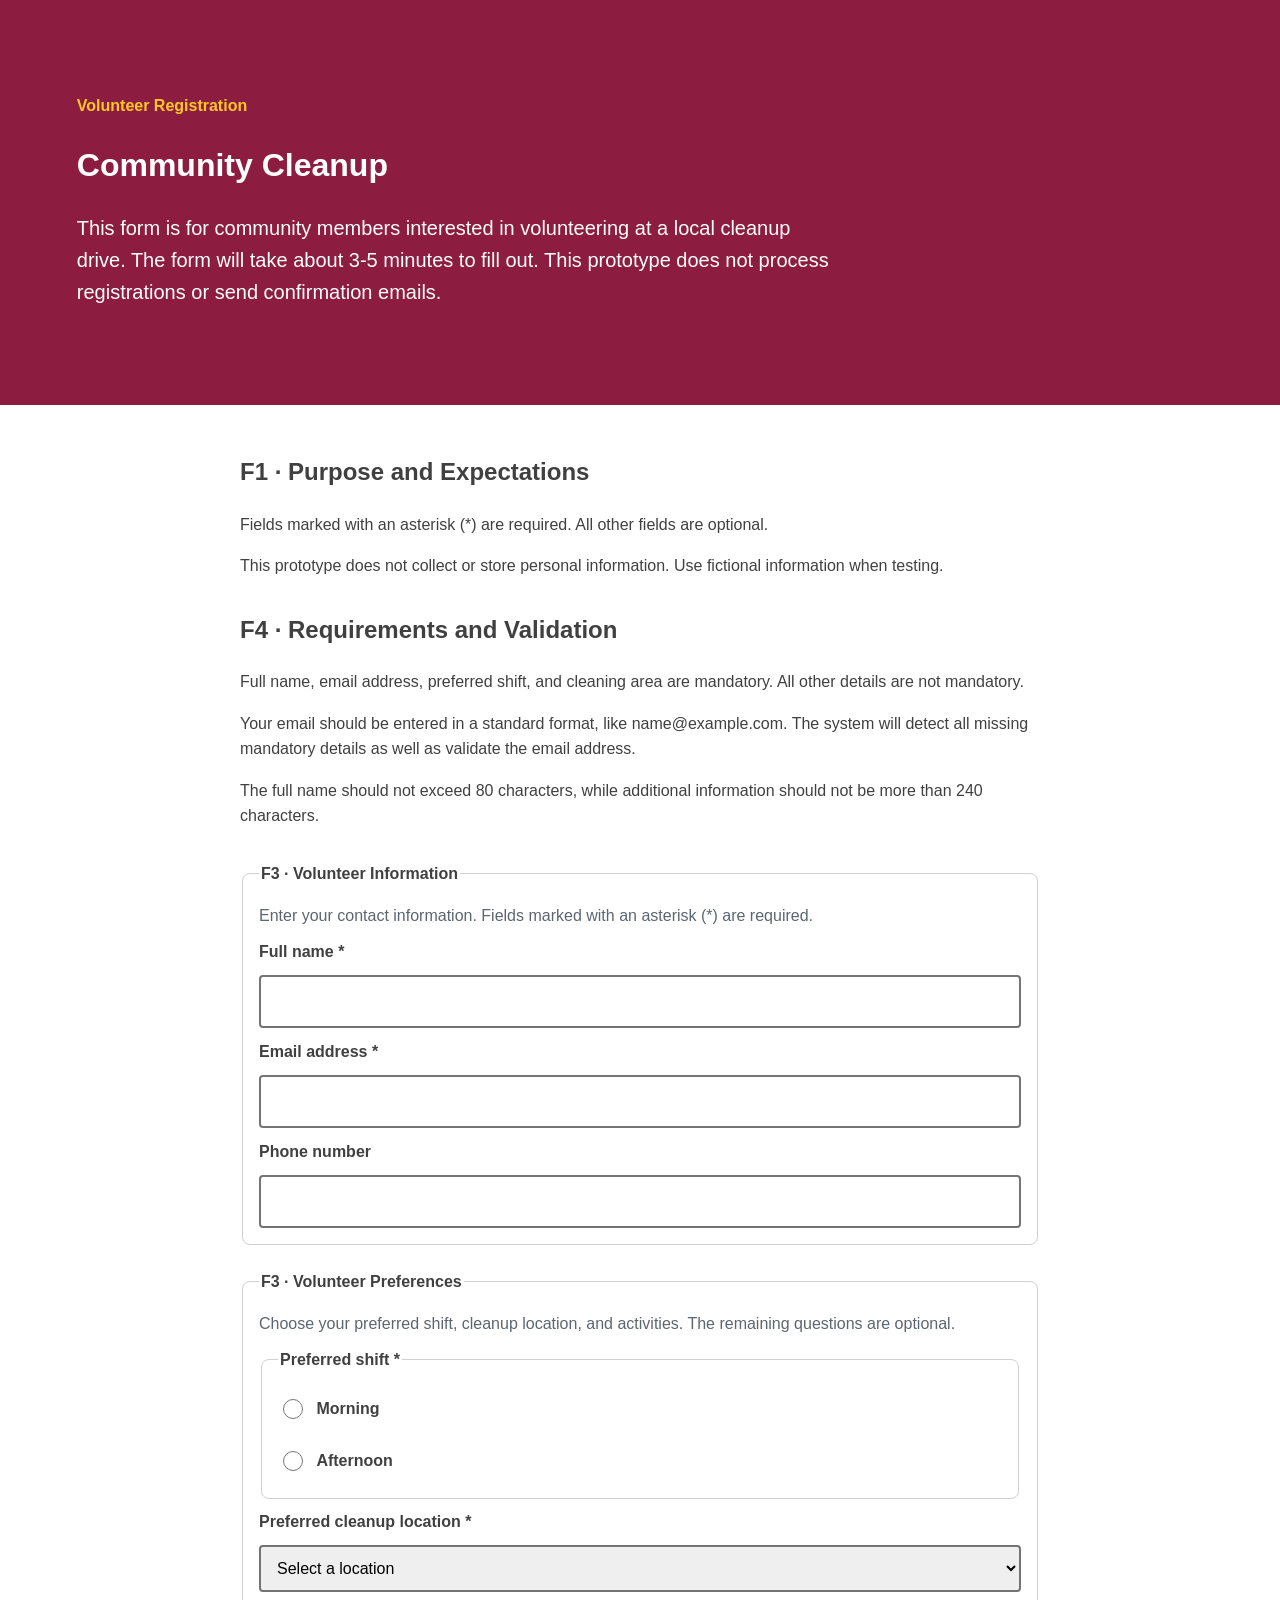
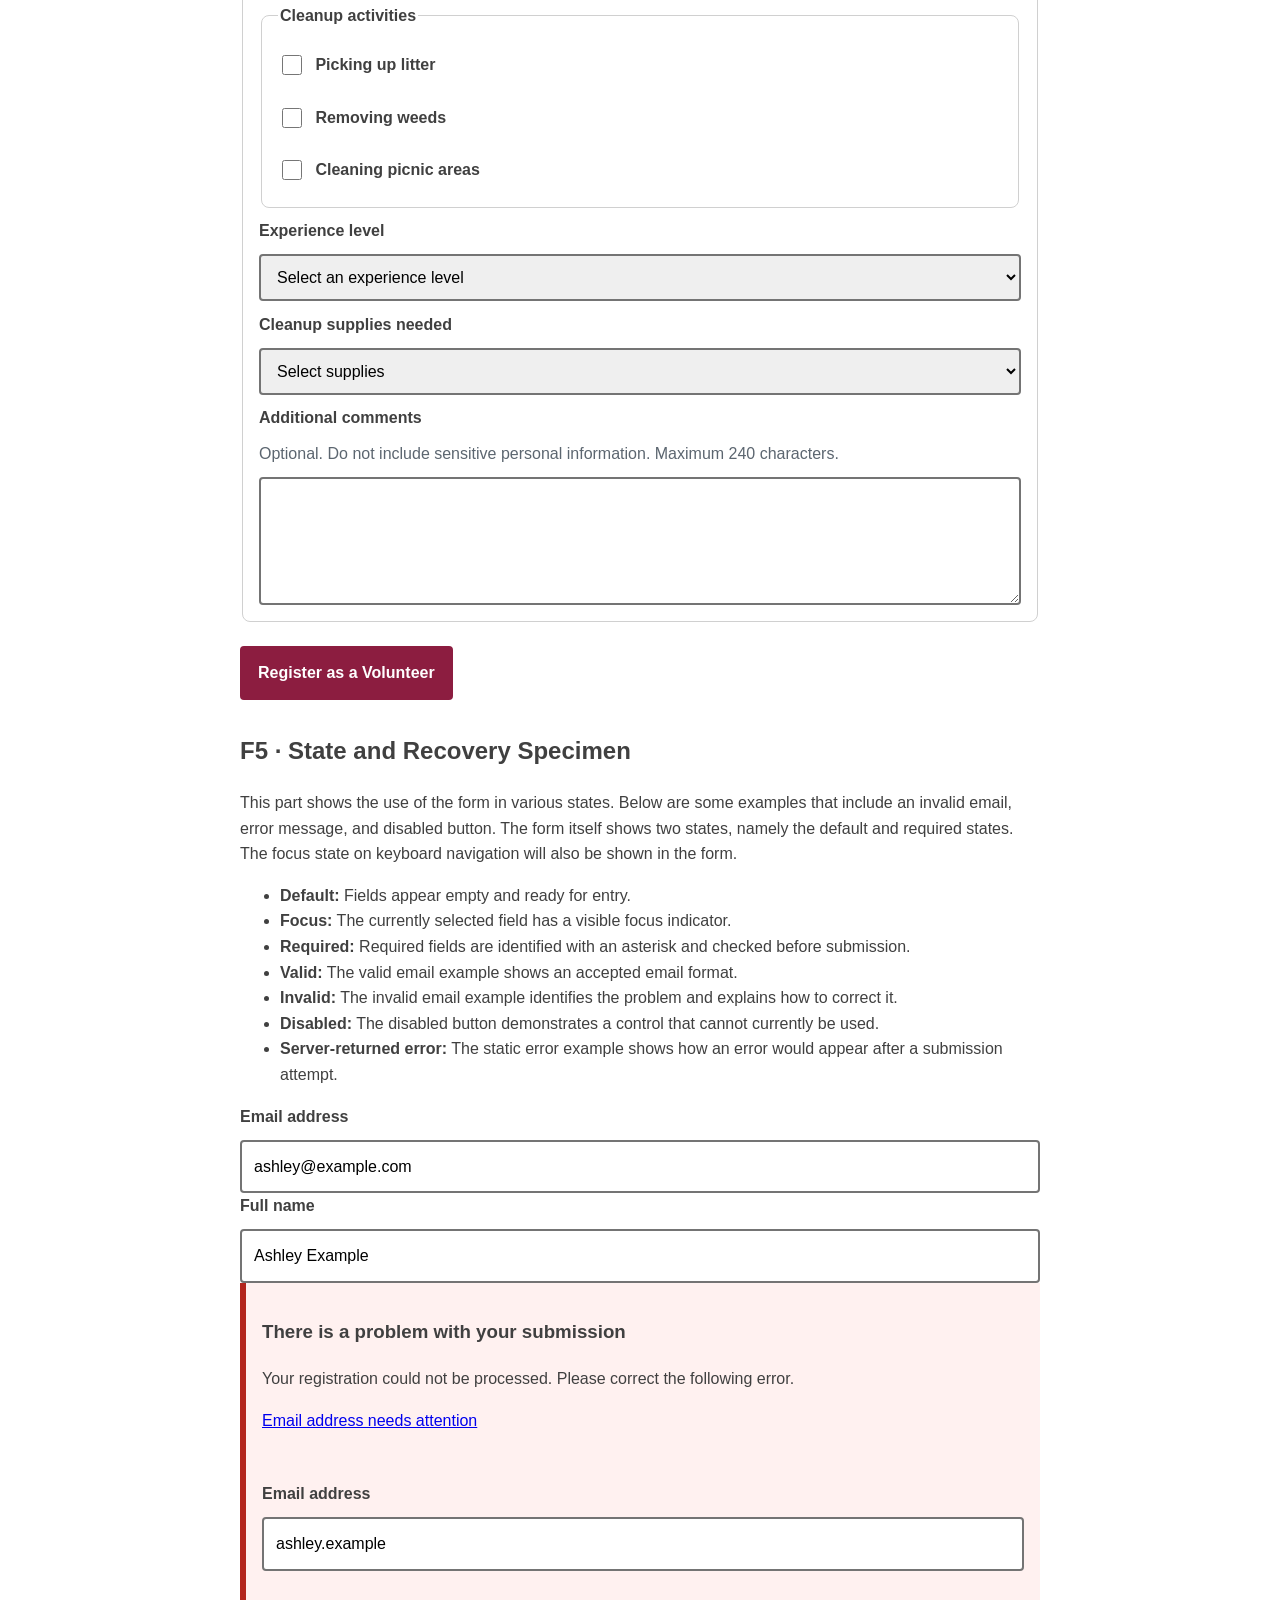
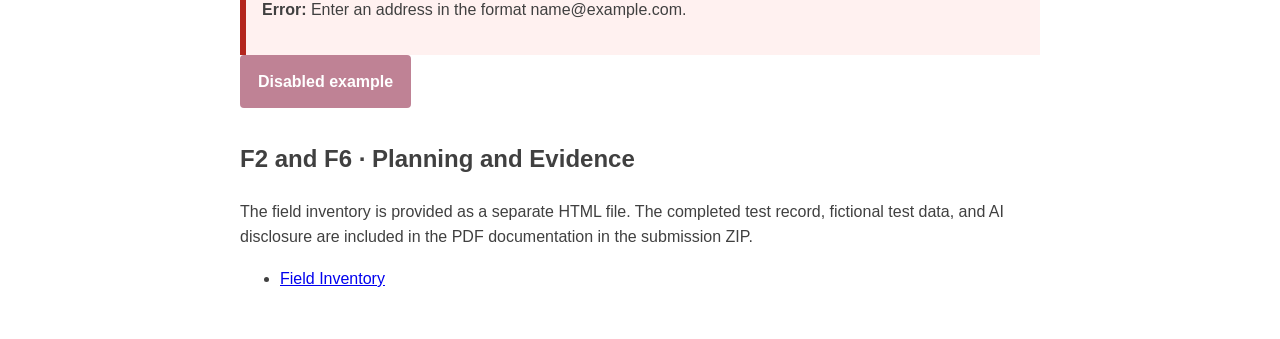
<file: index.html>
<!doctype html>
<html lang="en">
    <head>
        <meta charset="utf-8">
        <meta name="viewport" content="width=device-width,initial-scale=1">
        <title>Community Cleanup Volunteer Registration</title><link rel="stylesheet" href="styles.css">
    </head>
    <body>
        <header class="page-header">
            <p class="eyebrow">Volunteer Registration</p>
            <h1>Community Cleanup</h1>
            <p class="lede">This form is for community members interested in volunteering at a local cleanup drive. The form will take about 3-5 minutes to fill out. This prototype does not process registrations or send confirmation emails.</p>
        </header>
        <main>
            <section id="expectations">
                <h2>F1 · Purpose and Expectations</h2>
                <p>Fields marked with an asterisk (*) are required. All other fields are optional.</p>
                <p>This prototype does not collect or store personal information. Use fictional information when testing.</p>
            </section>

            <section id="requirements">
                <h2>F4 · Requirements and Validation</h2>
                <p>Full name, email address, preferred shift, and cleaning area are mandatory. All other details are not mandatory.</p>
                <p>Your email should be entered in a standard format, like name@example.com. The system will detect all missing mandatory details as well as validate the email address.</p>
                <p>The full name should not exceed 80 characters, while additional information should not be more than 240 characters.</p>
            </section>

            <form action="#" method="get">
                <fieldset>
                    <legend>F3 · Volunteer Information</legend>
                    <p class="help">Enter your contact information. Fields marked with an asterisk (*) are required.</p>

                    <div class="field">
                        <label for="name">Full name *</label>
                        <input id="name" name="name" type="text" autocomplete="name" maxlength="80" required>
                    </div>

                    <div class="field">
                        <label for="email">Email address *</label>
                        <input id="email" name="email" type="email" autocomplete="email" required>
                    </div>

                    <div class="field">
                        <label for="phone">Phone number</label>
                        <input id="phone" name="phone" type="tel" autocomplete="tel">
                    </div>
                </fieldset>

                <fieldset>
                    <legend>F3 · Volunteer Preferences</legend>
                    <p class="help">Choose your preferred shift, cleanup location, and activities. The remaining questions are optional.</p>

                    <fieldset>
                        <legend>Preferred shift *</legend>
                        <label class="choice">
                            <input type="radio" name="shift" value="morning" required> Morning
                        </label>
                        <label class="choice">
                            <input type="radio" name="shift" value="afternoon"> Afternoon
                        </label>
                    </fieldset>

                    <div class="field">
                        <label for="location">Preferred cleanup location *</label>
                        <select id="location" name="location" required>
                            <option value="">Select a location</option>
                            <option value="sidewalks">Public sidewalks</option>
                            <option value="parks">Parks</option>
                            <option value="trails">Walking/hiking trails</option>
                            <option value="picnic-areas">Picnic areas</option>
                        </select>
                    </div>

                    <fieldset>
                        <legend>Cleanup activities</legend>
                        <label class="choice">
                            <input type="checkbox" name="cleanup_tasks" value="litter"> Picking up litter
                        </label>
                        <label class="choice">
                            <input type="checkbox" name="cleanup_tasks" value="weeds"> Removing weeds
                        </label>
                        <label class="choice">
                            <input type="checkbox" name="cleanup_tasks" value="picnic"> Cleaning picnic areas
                        </label>
                    </fieldset>

                    <div class="field">
                        <label for="experience">Experience level</label>
                        <select id="experience" name="experience">
                            <option value="">Select an experience level</option>
                            <option value="new">New volunteer</option>
                            <option value="some">Some experience</option>
                            <option value="experienced">Experienced</option>
                        </select>
                    </div>

                    <div class="field">
                        <label for="supplies">Cleanup supplies needed</label>
                        <select id="supplies" name="supplies">
                            <option value="">Select supplies</option>
                            <option value="none">No supplies needed</option>
                            <option value="gloves">Gloves</option>
                            <option value="bags">Trash bags</option>
                            <option value="both">Gloves and trash bags</option>
                            <option value="other">Other supplies</option>
                        </select>
                    </div>

                    <div class="field">
                        <label for="comments">Additional comments</label>
                        <p class="help" id="comments-help">Optional. Do not include sensitive personal information. Maximum 240 characters.</p>
                        <textarea id="comments" name="comments" maxlength="240" aria-describedby="comments-help"></textarea>
                    </div>
                </fieldset>

                <button type="submit">Register as a Volunteer</button>
            </form>
                <section id="states">
                    <h2>F5 · State and Recovery Specimen</h2>
                    <p>This part shows the use of the form in various states. Below are some examples that include an invalid email, error message, and disabled button. The form itself shows two states, namely the default and required states. The focus state on keyboard navigation will also be shown in the form.</p>
                     <ul>
                        <li><strong>Default:</strong> Fields appear empty and ready for entry.</li>
                        <li><strong>Focus:</strong> The currently selected field has a visible focus indicator.</li>
                        <li><strong>Required:</strong> Required fields are identified with an asterisk and checked before submission.</li>
                        <li><strong>Valid:</strong> The valid email example shows an accepted email format.</li>
                        <li><strong>Invalid:</strong> The invalid email example identifies the problem and explains how to correct it.</li>
                        <li><strong>Disabled:</strong> The disabled button demonstrates a control that cannot currently be used.</li>
                        <li><strong>Server-returned error:</strong> The static error example shows how an error would appear after a submission attempt.</li>
                    </ul>
                    <div class="field field-valid">
                        <label for="valid-example">Email address</label>
                        <input id="valid-example" type="email" value="ashley@example.com">
                    </div>
                    <div class="field">
                        <label for="preserved-name">Full name</label>
                        <input id="preserved-name" type="text" value="Ashley Example">
                    </div>
                    <div class="error-summary">
                        <h3>There is a problem with your submission</h3>
                        <p>Your registration could not be processed. Please correct the following error.</p>
                        <p><a href="#error-example">Email address needs attention</a></p>
                    </div>
                    <div class="field field-error">
                        <label for="error-example">Email address</label>
                        <input id="error-example" type="email" value="ashley.example" aria-invalid="true" aria-describedby="error-message">
                        <p id="error-message"><strong>Error:</strong> Enter an address in the format name@example.com.</p>
                    </div>
                    <button type="button" disabled>Disabled example</button>
                </section>
                <section id="documentation">
                    <h2>F2 and F6 · Planning and Evidence</h2>
                    <p>The field inventory is provided as a separate HTML file. The completed test record, fictional test data, and AI disclosure are included in the PDF documentation in the submission ZIP.</p>
                    <ul>
                        <li><a href="field-inventory-template.html">Field Inventory</a></li>
                    </ul>
                </section>
            </main>
        </body>
        </html>
</file>
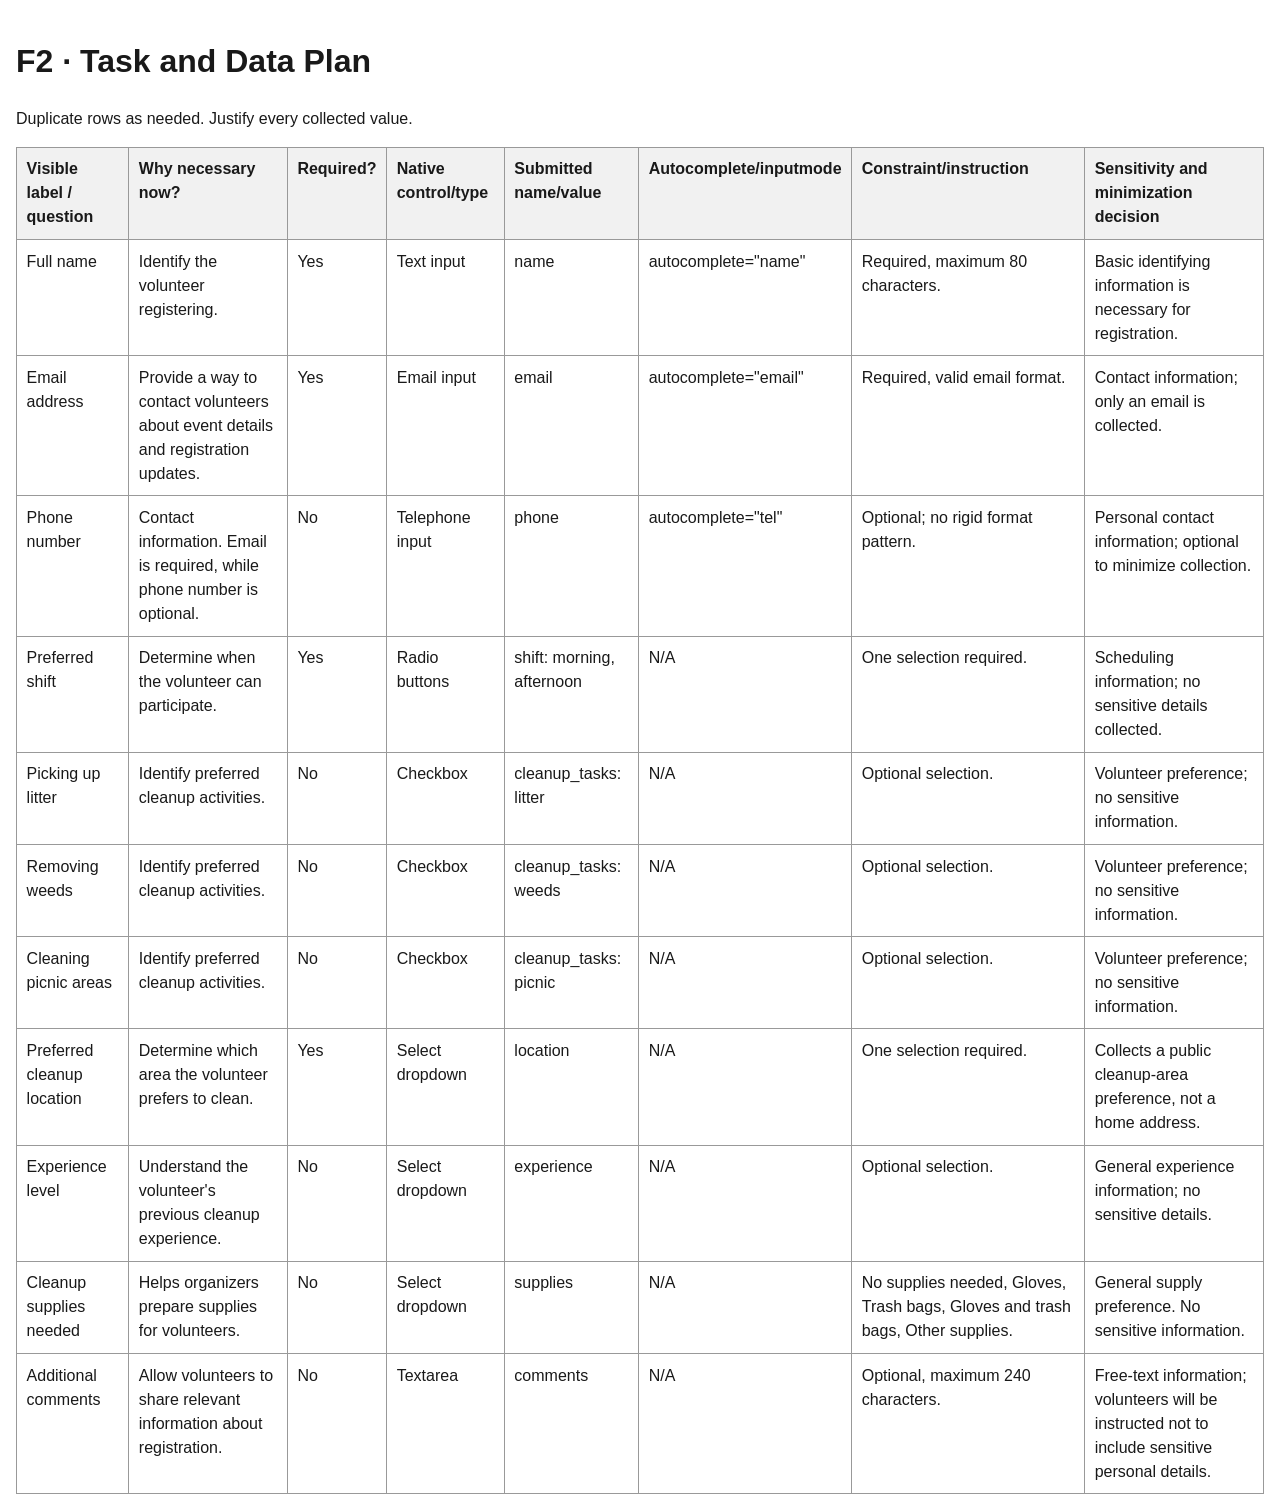
<file: field-inventory-template.html>
<!doctype html>
<html lang="en">
    <head>
        <meta charset="utf-8">
        <meta name="viewport" content="width=device-width,initial-scale=1">
        <title>Field Inventory</title>
        <style>
        body{
            font-family:Arial,sans-serif;
            line-height:1.5;
            max-width:80rem;
            margin:auto;
            padding:1rem;
            color:#191919;
        }
        table{
            width:100%;
            border-collapse:collapse;
        }
        th,td{
            padding:.6rem;
            border:1px solid #999;
            text-align:left;
            vertical-align:top;
        }
        th{
            background:#f1f1f1;
        }
        </style>
        </head>
        <body>
            <h1>F2 · Task and Data Plan</h1>
            <p>Duplicate rows as needed. Justify every collected value.</p>
            <table>
                <thead>
                    <tr>
                        <th>Visible label / question</th>
                        <th>Why necessary now?</th>
                        <th>Required?</th>
                        <th>Native control/type</th>
                        <th>Submitted name/value</th>
                        <th>Autocomplete/inputmode</th>
                        <th>Constraint/instruction</th>
                        <th>Sensitivity and minimization decision</th>
                    </tr>
                </thead>
                <tbody>
                    <tr>
                        <td>Full name</td>
                        <td>Identify the volunteer registering.</td>
                        <td>Yes</td>
                        <td>Text input</td>
                        <td>name</td>
                        <td>autocomplete="name"</td>
                        <td>Required, maximum 80 characters.</td>
                        <td>Basic identifying information is necessary for registration.</td>
                    </tr>
                    <tr>
                        <td>Email address</td>
                        <td>Provide a way to contact volunteers about event details and registration updates.</td>
                        <td>Yes</td>
                        <td>Email input</td>
                        <td>email</td>
                        <td>autocomplete="email"</td>
                        <td>Required, valid email format.</td>
                        <td>Contact information; only an email is collected.</td>
                    </tr>
                    <tr>
                        <td>Phone number</td>
                        <td>Contact information. Email is required, while phone number is optional.</td>
                        <td>No</td>
                        <td>Telephone input</td>
                        <td>phone</td>
                        <td>autocomplete="tel"</td>
                        <td>Optional; no rigid format pattern.</td>
                        <td>Personal contact information; optional to minimize collection.</td>
                    </tr>
                    <tr>
                        <td>Preferred shift</td>
                        <td>Determine when the volunteer can participate.</td>
                        <td>Yes</td>
                        <td>Radio buttons</td>
                        <td>shift: morning, afternoon</td>
                        <td>N/A</td>
                        <td>One selection required.</td>
                        <td>Scheduling information; no sensitive details collected.</td>
                    </tr>
                    <tr>
                        <td>Picking up litter</td>
                        <td>Identify preferred cleanup activities.</td>
                        <td>No</td>
                        <td>Checkbox</td>
                        <td>cleanup_tasks: litter</td>
                        <td>N/A</td>
                        <td>Optional selection.</td>
                        <td>Volunteer preference; no sensitive information.</td>
                    </tr>
                    <tr>
                        <td>Removing weeds</td>
                        <td>Identify preferred cleanup activities.</td>
                        <td>No</td>
                        <td>Checkbox</td>
                        <td>cleanup_tasks: weeds</td>
                        <td>N/A</td>
                        <td>Optional selection.</td>
                        <td>Volunteer preference; no sensitive information.</td>
                    </tr>
                    <tr>
                        <td>Cleaning picnic areas</td>
                        <td>Identify preferred cleanup activities.</td>
                        <td>No</td>
                        <td>Checkbox</td>
                        <td>cleanup_tasks: picnic</td>
                        <td>N/A</td>
                        <td>Optional selection.</td>
                        <td>Volunteer preference; no sensitive information.</td>
                    </tr>
                    <tr>
                        <td>Preferred cleanup location</td>
                        <td>Determine which area the volunteer prefers to clean.</td>
                        <td>Yes</td>
                        <td>Select dropdown</td>
                        <td>location</td>
                        <td>N/A</td>
                        <td>One selection required.</td>
                        <td>Collects a public cleanup-area preference, not a home address.</td>
                    </tr>
                    <tr>
                        <td>Experience level</td>
                        <td>Understand the volunteer's previous cleanup experience.</td>
                        <td>No</td>
                        <td>Select dropdown</td>
                        <td>experience</td>
                        <td>N/A</td>
                        <td>Optional selection.</td>
                        <td>General experience information; no sensitive details.</td>
                    </tr>
                    <tr>
                        <td>Cleanup supplies needed</td>
                        <td>Helps organizers prepare supplies for volunteers.</td>
                        <td>No</td>
                        <td>Select dropdown</td>
                        <td>supplies</td>
                        <td>N/A</td>
                        <td>No supplies needed, Gloves, Trash bags, Gloves and trash bags, Other supplies.</td>
                        <td>General supply preference. No sensitive information.</td>
                    </tr>
                    <tr>
                        <td>Additional comments</td>
                        <td>Allow volunteers to share relevant information about registration.</td>
                        <td>No</td>
                        <td>Textarea</td>
                        <td>comments</td>
                        <td>N/A</td>
                        <td>Optional, maximum 240 characters.</td>
                        <td>Free-text information; volunteers will be instructed not to include sensitive personal details.</td>
                    </tr>
                </tbody>
            </table>
        </body>
        </html>
</file>
<file: styles.css>
:root{
    --color-text:#404040;
    --color-surface:#fff;
    --color-action:#8c1d40;
    --color-accent:#ffc627;
    --color-border:#747474;
    --color-error:#b3261e;
    --color-muted:#5c6670;
    --space-3:1rem;
    --radius:.5rem;
    --measure:68ch;
}
*,*::before,*::after{
    box-sizing:border-box;
}
body{
    margin:0;
    color:var(--color-text);
    background:var(--color-surface);
    font-family:Arial,sans-serif;
    line-height:1.6;
}
.page-header{
    padding:clamp(2rem,6vw,5rem);
    background:var(--color-action);
    color:#fff;
}
.eyebrow{
    color:var(--color-accent);
    font-weight:700;
}
.lede{
    max-width:var(--measure);
    font-size:1.25rem;
}
main{
    max-width:52rem;
    margin:auto;
    padding:var(--space-3);
}
section,form{
    margin-block:2rem;
}
form,fieldset,.field{
    display:grid;
    gap:.65rem;
}
form{
    gap:1.5rem;
}
fieldset{
    padding:1rem;
    border:1px solid #d0d0d0;
    border-radius:var(--radius);
}
legend,label{
    font-weight:700;
}
.help{
    margin:0;
    color:var(--color-muted);
}
input,select,textarea,button{
    font:inherit;
}
input:not([type="radio"]):not([type="checkbox"]),select,textarea{
    width:100%;
    padding:.75rem;
    border:2px solid var(--color-border);
    border-radius:.25rem;
}
textarea{
    min-height:8rem;
    resize:vertical;
}
.choice{
    display:flex;
    gap:.65rem;
    align-items:flex-start;
    padding:.5rem 0;
}
.choice input{
    inline-size:1.25rem;
    block-size:1.25rem;
}
button{
    justify-self:start;
    min-height:44px;
    padding:.75rem 1rem;
    background:var(--color-action);
    color:#fff;
    border:2px solid var(--color-action);
    border-radius:.25rem;
    font-weight:700;
}
:focus-visible{
    outline:.2rem solid var(--color-accent);
    outline-offset:.2rem;
}
.error-summary,.field-error{
    padding:1rem;
    border-left:.4rem solid var(--color-error);
    background:#fff1f0;
}
.field-error input{
    border-color:var(--color-error);
}
.field-valid input{
    border-color:#216e39;
}
button:disabled{
    opacity:.55;
    cursor:not-allowed;
}
@media (min-width:48rem){
    .paired-fields{
        display:grid;
        grid-template-columns:1fr 1fr;
        gap:1rem;
    }
}
</file>
